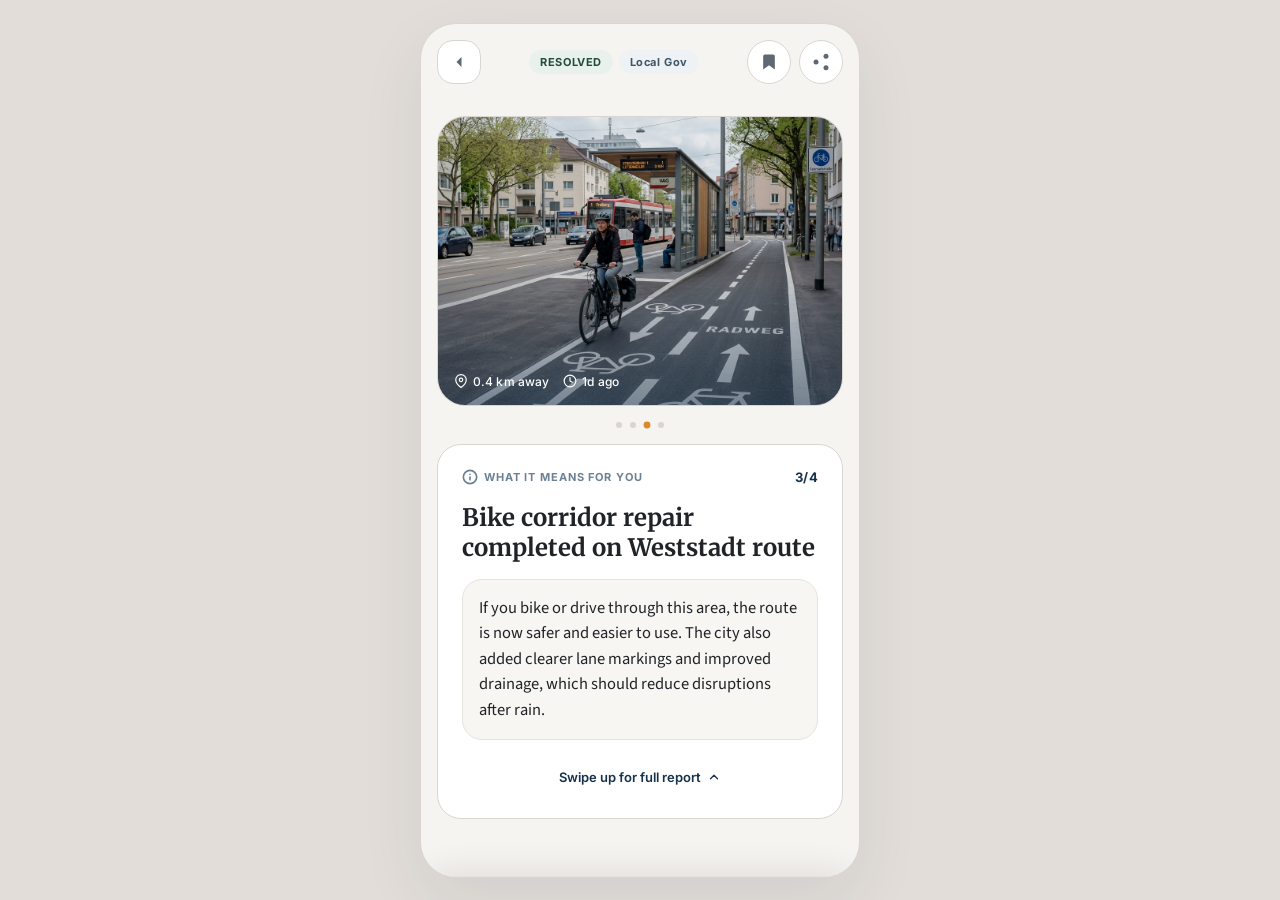
<file: versions/version 0.1/index.html>
<!DOCTYPE html>
<html lang="en">
<head>
  <meta charset="UTF-8">
  <meta name="viewport" content="width=device-width, initial-scale=1.0, maximum-scale=1.0, user-scalable=no">
  <title>Stimme Loops — Regional Micro-News Prototype</title>
  
  <!-- SEO Meta Tags -->
  <meta name="description" content="Stimme Loops is a premium regional micro-news format for stimme.de translating local journalism into a calm, mobile-first broadsheet sequence.">
  <meta name="theme-color" content="#16324A">
  
  <!-- Fonts -->
  <link rel="preconnect" href="https://fonts.googleapis.com">
  <link rel="preconnect" href="https://fonts.gstatic.com" crossorigin>
  <link href="https://fonts.googleapis.com/css2?family=Inter:wght@400;500;600;700&family=Merriweather:ital,wght@0,400;0,700;1,400&family=Source+Sans+3:ital,wght@0,400;0,500;0,600;0,700;1,400&display=swap" rel="stylesheet">
  
  <!-- CSS Stylesheet -->
  <link rel="stylesheet" href="src/app/globals.css">
</head>
<body>

  <!-- Mobile App Shell -->
  <div id="app" class="app-shell" role="document" aria-label="Stimme Loops Mobile App Shell">
    <!-- Mounted by Page JS -->
  </div>

  <!-- Bootstrapping Script -->
  <script type="module">
    import { renderApp } from './src/app/page.js';
    
    // Mount to the app div
    const appContainer = document.getElementById('app');
    renderApp(appContainer);
  </script>
</body>
</html>
</file>
<file: versions/version 0.1/src/app/globals.css>
/* Google Fonts Imports */
@import url('https://fonts.googleapis.com/css2?family=Inter:wght@400;500;600;700&family=Merriweather:ital,wght@0,400;0,700;1,400&family=Source+Sans+3:ital,wght@0,400;0,500;0,600;0,700;1,400&display=swap');

/* CSS Variables from Design Tokens */
:root {
  --bg-base: #F6F4F1;
  --bg-surface: #FFFFFF;
  --bg-subtle: #F8F6F3;
  --border-soft: #D9D6D1;
  --border-subtle: #E7E3DE;
  --text-primary: #202327;
  --text-secondary: #5F6873;
  --brand-navy: #16324A;
  --brand-steel: #6C8194;
  --accent-orange: #D98A2B;
  --accent-red: #B64034;
  --pill-resolved-bg: #E9F1ED;
  --pill-resolved-text: #214E37;
  --pill-category-bg: #EEF2F5;
  --pill-category-text: #3F5568;

  --font-editorial: 'Merriweather', Georgia, serif;
  --font-body: 'Source Sans 3', system-ui, sans-serif;
  --font-ui: 'Inter', system-ui, sans-serif;

  --padding-x: 16px;
  --major-section: 24px;
  --internal-spacing: 16px;
  --metadata-gap: 8px;
  --rhythm: 4px;

  --radius-button: 16px;
  --radius-pill: 999px;
  --radius-hero-card: 28px;
  --radius-main-card: 24px;
  --radius-inner-panel: 20px;

  --transition-fast: 150ms cubic-bezier(0.4, 0, 0.2, 1);
  --transition-normal: 250ms cubic-bezier(0.4, 0, 0.2, 1);
}

/* Reset and Base Styles */
* {
  box-sizing: border-box;
  margin: 0;
  padding: 0;
  -webkit-tap-highlight-color: transparent;
}

body {
  font-family: var(--font-body);
  background-color: #E2DDD8; /* Softer editorial backdrop for desktop */
  color: var(--text-primary);
  display: flex;
  justify-content: center;
  align-items: center;
  min-height: 100vh;
  margin: 0;
  padding: 0;
  overflow: hidden; /* Avoid double scrolling; let app-shell manage scrolling */
}

/* Focus outlines for accessibility */
button:focus-visible,
a:focus-visible,
[role="button"]:focus-visible {
  outline: 2px solid var(--accent-orange);
  outline-offset: 2px;
}

button:focus:not(:focus-visible),
a:focus:not(:focus-visible),
[role="button"]:focus:not(:focus-visible) {
  outline: none;
}

/* Prototype Container / App Shell Preview */
.app-shell {
  width: 100%;
  max-width: 440px; /* Centered mobile viewport */
  height: 95vh;
  max-height: 880px; /* Proportional phone layout height */
  background-color: var(--bg-base);
  border: 1px solid var(--border-soft);
  border-radius: 36px; /* Subtle premium phone outline rounding */
  box-shadow: 0 24px 64px rgba(22, 50, 74, 0.08); /* Sophisticated tinted brand shadow */
  position: relative;
  display: flex;
  flex-direction: column;
  overflow: hidden;
  padding-bottom: 16px; /* Safe area space */
}

/* Fullscreen layout for actual mobile screens */
@media (max-width: 480px) {
  body {
    background-color: var(--bg-base);
    padding: 0;
    height: 100vh;
  }

  .app-shell {
    max-width: 100%;
    height: 100vh;
    max-height: 100vh;
    border-radius: 0;
    border: none;
    box-shadow: none;
    padding-bottom: env(safe-area-inset-bottom, 16px);
  }
}


/* Sub-containers & layout */
.app-content {
  flex: 1;
  display: flex;
  flex-direction: column;
  padding: 16px var(--padding-x) 24px var(--padding-x);
  overflow-y: auto;
  scrollbar-width: none; /* Hide default scrollbars for clean presentation */
}

.app-content::-webkit-scrollbar {
  display: none;
}

/* Horizontal scroll container with snapping */
.loop-scroll-container {
  display: flex;
  overflow-x: auto;
  scroll-snap-type: x mandatory;
  scroll-behavior: smooth;
  scrollbar-width: none;
  width: 100%;
  height: 100%;
}

.loop-scroll-container::-webkit-scrollbar {
  display: none;
}

.loop-slide {
  width: 100%;
  flex-shrink: 0;
  scroll-snap-align: start;
  scroll-snap-stop: always;
  display: flex;
  flex-direction: column;
  gap: 12px;
}



/* Slide animation classes */
.slide-bounce-left {
  animation: bounceLeft 0.5s cubic-bezier(0.25, 1, 0.5, 1);
}

.slide-bounce-right {
  animation: bounceRight 0.5s cubic-bezier(0.25, 1, 0.5, 1);
}

@keyframes bounceLeft {
  0%, 100% { transform: translateX(0); }
  30% { transform: translateX(-24px); }
  60% { transform: translateX(6px); }
}

@keyframes bounceRight {
  0%, 100% { transform: translateX(0); }
  30% { transform: translateX(24px); }
  60% { transform: translateX(-6px); }
}

/* UI Card Styles */
.ui-card {
  background-color: var(--bg-surface);
  border: 1px solid var(--border-soft);
  border-radius: var(--radius-main-card);
  padding: var(--internal-spacing);
  transition: border-color var(--transition-fast), transform var(--transition-fast);
}

/* UI Icon Button Styles */
.ui-icon-button {
  width: 44px;
  height: 44px;
  display: inline-flex;
  justify-content: center;
  align-items: center;
  border-radius: var(--radius-button);
  background-color: var(--bg-surface);
  border: 1px solid var(--border-soft);
  color: var(--text-secondary);
  cursor: pointer;
  transition: all var(--transition-fast);
  padding: 0;
}

.ui-icon-button svg {
  width: 20px;
  height: 20px;
  fill: currentColor;
  stroke: currentColor;
  stroke-width: 0;
  transition: transform var(--transition-fast);
}

.ui-icon-button:hover {
  background-color: var(--bg-subtle);
  color: var(--brand-navy);
  border-color: var(--brand-steel);
}

.ui-icon-button:active {
  transform: scale(0.95);
}

.ui-icon-button.is-active {
  color: var(--accent-orange);
  border-color: var(--accent-orange);
  background-color: #FFF9F2; /* Soft orange tinted background */
}

/* Loops Top Bar Styles */
.loops-top-bar {
  display: flex;
  align-items: center;
  justify-content: space-between;
  padding: 16px var(--padding-x);
  background-color: transparent;
  gap: var(--internal-spacing);
  flex-shrink: 0;
}

.loops-top-bar-pills {
  display: flex;
  gap: 6px;
  align-items: center;
  justify-content: center;
  flex: 1;
}

.loops-top-bar-actions {
  display: flex;
  gap: 8px;
  align-items: center;
}

.btn-circular {
  border-radius: var(--radius-pill);
}

/* Status Pill Styles */
.status-pill {
  font-family: var(--font-ui);
  font-size: 11px;
  font-weight: 700;
  letter-spacing: 0.05em;
  padding: 5px 11px;
  border-radius: var(--radius-pill);
  display: inline-flex;
  align-items: center;
  justify-content: center;
  white-space: nowrap;
}

.pill-resolved {
  background-color: var(--pill-resolved-bg);
  color: var(--pill-resolved-text);
  text-transform: uppercase;
}

.pill-category {
  background-color: var(--pill-category-bg);
  color: var(--pill-category-text);
  text-transform: none; /* Keep "Local Gov" as is */
}

/* Hero Story Card Styles */
.hero-story-card-wrapper {
  display: flex;
  align-items: center;
  justify-content: center;
  position: relative;
  width: 100%;
  overflow: visible;
  gap: 12px;
}

.hero-story-card {
  flex: 1;
  height: 290px;
  position: relative;
  border-radius: var(--radius-hero-card);
  overflow: hidden;
  border: 1px solid var(--border-soft);
  background-color: var(--bg-surface);
  cursor: pointer;
  transition: transform var(--transition-fast), border-color var(--transition-fast), box-shadow var(--transition-fast);
}

.hero-story-card:hover {
  border-color: var(--brand-steel);
}

.hero-story-card:active {
  transform: scale(0.995);
}

.hero-card-image {
  width: 100%;
  height: 100%;
  object-fit: cover;
  filter: brightness(0.92) contrast(1.02);
  display: block;
  transition: transform 0.4s ease;
}

.hero-story-card:hover .hero-card-image {
  transform: scale(1.02);
}

.hero-card-overlay {
  position: absolute;
  left: 0;
  right: 0;
  bottom: 0;
  height: 45%;
  background: linear-gradient(to top, rgba(22, 50, 74, 0.45) 0%, rgba(22, 50, 74, 0) 100%);
  pointer-events: none;
}

.hero-card-metadata {
  position: absolute;
  left: var(--internal-spacing);
  bottom: var(--internal-spacing);
  display: flex;
  align-items: center;
  gap: 14px;
  color: #FFFFFF;
  pointer-events: none;
}

.meta-item {
  display: inline-flex;
  align-items: center;
  gap: 5px;
  font-family: var(--font-ui);
  font-size: 12px;
  font-weight: 500;
  letter-spacing: 0.01em;
}

.meta-icon {
  width: 14px;
  height: 14px;
  stroke: currentColor;
  stroke-width: 2px;
  fill: none;
}

/* Peek Cards (Horizontal cues) */
.peek-card {
  width: 8px;
  height: 260px;
  border-radius: var(--radius-main-card);
  background-color: var(--bg-surface);
  border: 1px solid var(--border-soft);
  opacity: 0.35;
  flex-shrink: 0;
  transition: opacity var(--transition-fast), transform var(--transition-fast);
  cursor: pointer;
}

.peek-card:hover {
  opacity: 0.6;
}

.left-peek {
  transform: translateX(-4px);
}

.right-peek {
  transform: translateX(4px);
}

/* Pagination Dots Styles */
.loops-pagination-dots {
  display: flex;
  justify-content: center;
  align-items: center;
  gap: 8px;
  margin: 4px 0;
  flex-shrink: 0;
}

.pagination-dot {
  width: 6px;
  height: 6px;
  border-radius: 50%;
  background-color: var(--border-soft);
  border: none;
  padding: 0;
  cursor: pointer;
  outline: none;
  transition: background-color var(--transition-fast), transform var(--transition-fast);
}

.pagination-dot.is-active {
  background-color: var(--accent-orange);
  transform: scale(1.15);
}

/* Explainer Card & Inset Impact Panel Styles */
.loops-explainer-card {
  border-radius: var(--radius-main-card);
  padding: 24px;
  background-color: var(--bg-surface);
  border: 1px solid var(--border-soft);
  box-shadow: none;
  width: 100%;
}

.explainer-card-content {
  display: flex;
  flex-direction: column;
  gap: 16px;
}

.explainer-header-row {
  display: flex;
  align-items: center;
  justify-content: space-between;
  width: 100%;
}

.explainer-header-left {
  display: flex;
  align-items: center;
  gap: 6px;
}

.explainer-header-icon {
  width: 16px;
  height: 16px;
  stroke: var(--brand-steel);
  fill: none;
}

.explainer-header-title {
  font-family: var(--font-ui);
  font-size: 11px;
  font-weight: 700;
  letter-spacing: 0.08em;
  text-transform: uppercase;
  color: var(--brand-steel);
}

.explainer-header-right {
  font-family: var(--font-ui);
  font-size: 13px;
  font-weight: 700;
  color: var(--brand-navy);
  letter-spacing: 0.02em;
}

.explainer-headline {
  font-family: var(--font-editorial);
  font-size: 24px;
  font-weight: 700;
  line-height: 1.25;
  color: var(--text-primary);
  margin: 2px 0 0px 0;
}

.inset-impact-panel {
  background-color: var(--bg-subtle);
  border-radius: var(--radius-inner-panel);
  padding: var(--internal-spacing);
  border: 1px solid var(--border-subtle);
}

.impact-text {
  font-family: var(--font-body);
  font-size: 16.5px;
  font-weight: 400;
  line-height: 1.55;
  color: var(--text-primary);
}

/* Full Report Cue Styles */
.full-report-cue {
  display: flex;
  align-items: center;
  justify-content: center;
  gap: 6px;
  font-family: var(--font-ui);
  font-size: 13px;
  font-weight: 600;
  color: var(--brand-navy);
  text-decoration: none;
  margin-top: 4px;
  padding: 8px 12px;
  border-radius: var(--radius-button);
  transition: all var(--transition-fast);
  cursor: pointer;
  border: 1px dashed transparent;
}

.full-report-cue:hover {
  color: var(--accent-orange);
  background-color: var(--bg-subtle);
}

.full-report-cue svg {
  width: 14px;
  height: 14px;
  stroke: currentColor;
  stroke-width: 2.2px;
  fill: none;
  transition: transform var(--transition-fast);
}

.full-report-cue:hover svg {
  transform: translateY(2px);
}

/* App Toast Styles */
.app-toast {
  position: absolute;
  bottom: 24px;
  left: 50%;
  transform: translate(-50%, 12px);
  background-color: var(--brand-navy);
  color: #FFFFFF;
  padding: 10px 16px;
  border-radius: var(--radius-button);
  font-family: var(--font-ui);
  font-size: 12px;
  font-weight: 600;
  box-shadow: 0 8px 24px rgba(0, 0, 0, 0.15);
  opacity: 0;
  pointer-events: none;
  transition: opacity var(--transition-fast), transform var(--transition-fast);
  z-index: 100;
  white-space: nowrap;
}

.app-toast.is-visible {
  opacity: 1;
  transform: translate(-50%, 0);
}

/* Article bottom drawer Styles */
.article-drawer {
  position: absolute;
  left: 0;
  right: 0;
  bottom: 0;
  height: 93%;
  background-color: var(--bg-base);
  border-top: 1px solid var(--border-soft);
  border-top-left-radius: var(--radius-hero-card);
  border-top-right-radius: var(--radius-hero-card);
  z-index: 200;
  transform: translateY(100%);
  transition: transform 380ms cubic-bezier(0.32, 0.94, 0.6, 1);
  display: flex;
  flex-direction: column;
  box-shadow: 0 -8px 32px rgba(0, 0, 0, 0.08);
}

.article-drawer.is-open {
  transform: translateY(0);
}

.drawer-header {
  display: flex;
  align-items: center;
  justify-content: space-between;
  padding: 12px var(--padding-x) 8px var(--padding-x);
  position: relative;
  flex-shrink: 0;
}

.drawer-drag-handle {
  width: 36px;
  height: 5px;
  background-color: var(--border-soft);
  border-radius: 99px;
  position: absolute;
  left: 50%;
  transform: translateX(-50%);
  top: 10px;
}

.btn-drawer-close {
  width: 32px;
  height: 32px;
  border-radius: 50%;
  border: 1px solid var(--border-soft);
  background-color: var(--bg-surface);
  display: flex;
  align-items: center;
  justify-content: center;
  color: var(--text-secondary);
  cursor: pointer;
  margin-left: auto;
  margin-top: 4px;
  transition: all var(--transition-fast);
  padding: 0;
}

.btn-drawer-close svg {
  width: 14px;
  height: 14px;
  stroke: currentColor;
}

.btn-drawer-close:hover {
  background-color: var(--bg-subtle);
  color: var(--brand-navy);
}

.drawer-content {
  flex: 1;
  overflow-y: auto;
  padding: 8px var(--padding-x) 40px var(--padding-x);
  display: flex;
  flex-direction: column;
  gap: 16px;
  scrollbar-width: none;
}

.drawer-content::-webkit-scrollbar {
  display: none;
}

.drawer-meta {
  display: flex;
  align-items: center;
  gap: 6px;
  font-family: var(--font-ui);
  font-size: 11px;
  font-weight: 700;
  letter-spacing: 0.05em;
  color: var(--brand-steel);
}

.drawer-category {
  color: var(--brand-navy);
}

.drawer-divider {
  opacity: 0.5;
}

.drawer-time {
  font-weight: 500;
}

.drawer-title {
  font-family: var(--font-editorial);
  font-size: 26px;
  font-weight: 700;
  line-height: 1.2;
  color: var(--text-primary);
}

.drawer-lead {
  font-family: var(--font-body);
  font-size: 18px;
  font-weight: 500;
  line-height: 1.45;
  color: var(--text-primary);
}

.drawer-image {
  width: 100%;
  height: 180px;
  object-fit: cover;
  border-radius: var(--radius-inner-panel);
  border: 1px solid var(--border-soft);
}

.drawer-body {
  font-family: var(--font-body);
  font-size: 16px;
  line-height: 1.6;
  color: var(--text-primary);
}

.drawer-quote-panel {
  border-left: 3px solid var(--accent-orange);
  padding-left: var(--internal-spacing);
  margin: 8px 0;
}

.quote-symbol {
  font-family: var(--font-editorial);
  font-size: 32px;
  font-weight: 700;
  line-height: 0;
  color: var(--accent-orange);
  display: block;
  margin-bottom: 6px;
  height: 10px;
}

.quote-text {
  font-family: var(--font-body);
  font-size: 16.5px;
  font-style: italic;
  line-height: 1.5;
  color: var(--brand-navy);
}

/* Premium Editorial Text Highlights */
mark.editorial-highlight {
  background: linear-gradient(120deg, rgba(217, 138, 43, 0.15) 0%, rgba(217, 138, 43, 0.08) 100%);
  background-color: transparent;
  color: var(--brand-navy);
  padding: 0.1em 0.3em;
  margin: 0 -0.1em;
  border-radius: 4px;
  font-weight: 500;
  border-bottom: 1.5px solid rgba(217, 138, 43, 0.3);
}

/* Custom DO NEXT Card Styling */
.do-next-card {
  border: 1px solid var(--border-soft);
}

.do-next-arrow-circle {
  width: 32px;
  height: 32px;
  border-radius: 50%;
  background-color: #FFF3E0;
  color: var(--accent-orange);
  display: inline-flex;
  align-items: center;
  justify-content: center;
}

.do-next-arrow-circle svg {
  width: 16px;
  height: 16px;
}

.btn-take-action {
  width: 100%;
  background-color: var(--accent-orange);
  color: #FFFFFF;
  border: none;
  border-radius: 20px;
  padding: 16px 24px;
  font-family: var(--font-ui);
  font-size: 16px;
  font-weight: 700;
  display: flex;
  align-items: center;
  justify-content: center;
  gap: 8px;
  cursor: pointer;
  box-shadow: 0 4px 12px rgba(217, 138, 43, 0.25);
  transition: all var(--transition-fast);
}

.btn-take-action:hover {
  background-color: #C7781F;
  box-shadow: 0 6px 16px rgba(217, 138, 43, 0.35);
  transform: translateY(-1px);
}

.btn-take-action:active {
  transform: translateY(1px);
}

.btn-take-action svg {
  width: 18px;
  height: 18px;
  transition: transform var(--transition-fast);
}

.btn-take-action:hover svg {
  transform: translateX(4px);
}

/* Screenshake Animation */
.shake-screen {
  animation: shake 0.4s cubic-bezier(.36,.07,.19,.97) both;
}

@keyframes shake {
  10%, 90% { transform: translate3d(-1px, 0, 0); }
  20%, 80% { transform: translate3d(2px, 0, 0); }
  30%, 50%, 70% { transform: translate3d(-4px, 0, 0); }
  40%, 60% { transform: translate3d(4px, 0, 0); }
}

/* Fire Particle Explosion */
.explosion-container {
  overflow: hidden;
}

.fire-particle {
  position: absolute;
  border-radius: 50%;
  pointer-events: none;
  animation: particleExplosion 0.8s cubic-bezier(0.1, 0.8, 0.3, 1) forwards;
}

@keyframes particleExplosion {
  0% {
    transform: translate3d(0, 0, 0) scale(1.2);
    background-color: #FFEB3B;
    opacity: 1;
    box-shadow: 0 0 12px #FF5722;
  }
  50% {
    background-color: var(--color);
    box-shadow: 0 0 8px var(--color);
  }
  100% {
    transform: translate3d(var(--dx), var(--dy), 0) scale(0);
    opacity: 0;
  }
}

/* Action Modal (Comment Menu & Map) */
.action-modal {
  position: absolute;
  left: 0;
  right: 0;
  top: 0;
  bottom: 0;
  z-index: 250;
  display: flex;
  flex-direction: column;
  justify-content: flex-end;
  visibility: hidden;
  opacity: 0;
  transition: opacity 300ms ease, visibility 300ms ease;
}

.action-modal.is-visible {
  visibility: visible;
  opacity: 1;
}

.modal-backdrop {
  position: absolute;
  left: 0;
  right: 0;
  top: 0;
  bottom: 0;
  background-color: rgba(22, 50, 74, 0.4);
  backdrop-filter: blur(4px);
  cursor: pointer;
}

.modal-wrapper {
  position: relative;
  background-color: var(--bg-base);
  border-top-left-radius: var(--radius-hero-card);
  border-top-right-radius: var(--radius-hero-card);
  border-top: 1px solid var(--border-soft);
  max-height: 85%;
  display: flex;
  flex-direction: column;
  transform: translateY(100%);
  transition: transform 350ms cubic-bezier(0.32, 0.94, 0.6, 1);
  z-index: 2;
  box-shadow: 0 -12px 36px rgba(22, 50, 74, 0.12);
}

.action-modal.is-visible .modal-wrapper {
  transform: translateY(0);
}

.modal-header {
  display: flex;
  align-items: center;
  justify-content: space-between;
  padding: 20px 20px 12px 20px;
  border-bottom: 1px solid var(--border-soft);
}

.modal-title {
  font-family: var(--font-editorial);
  font-size: 20px;
  font-weight: 700;
  color: var(--brand-navy);
}

.btn-modal-close {
  width: 32px;
  height: 32px;
  border-radius: 50%;
  border: 1px solid var(--border-soft);
  background-color: var(--bg-surface);
  color: var(--text-secondary);
  cursor: pointer;
  display: flex;
  align-items: center;
  justify-content: center;
  transition: all var(--transition-fast);
}

.btn-modal-close svg {
  width: 14px;
  height: 14px;
  stroke: currentColor;
}

.btn-modal-close:hover {
  background-color: var(--bg-subtle);
  color: var(--brand-navy);
}

.modal-body {
  padding: 16px 20px 32px 20px;
  overflow-y: auto;
  scrollbar-width: none;
}

.modal-body::-webkit-scrollbar {
  display: none;
}

.modal-lead-text {
  font-family: var(--font-body);
  font-size: 15px;
  line-height: 1.45;
  color: var(--text-secondary);
  margin-bottom: 16px;
}

/* Map Styling */
.map-container {
  position: relative;
  width: 100%;
  margin-bottom: 20px;
  border-radius: 16px;
  overflow: hidden;
  box-shadow: 0 4px 12px rgba(0, 0, 0, 0.05);
}

.dummy-map-svg {
  width: 100%;
  height: 160px;
  display: block;
}

.map-pin {
  animation: pinBounce 1.2s infinite ease-in-out alternate;
}

@keyframes pinBounce {
  0% { transform: translate3d(200px, 92px, 0); }
  100% { transform: translate3d(200px, 84px, 0); }
}

.btn-map-link {
  position: absolute;
  bottom: 12px;
  right: 12px;
  background-color: var(--bg-surface);
  color: var(--brand-navy);
  border: 1px solid var(--border-soft);
  border-radius: 12px;
  padding: 8px 12px;
  font-family: var(--font-ui);
  font-size: 11px;
  font-weight: 600;
  text-decoration: none;
  display: flex;
  align-items: center;
  gap: 6px;
  box-shadow: 0 4px 10px rgba(0,0,0,0.06);
  transition: all var(--transition-fast);
}

.btn-map-link:hover {
  color: var(--accent-orange);
  border-color: var(--accent-orange);
}

.btn-map-link svg {
  width: 12px;
  height: 12px;
}

/* Comment Form */
.modal-form {
  display: flex;
  flex-direction: column;
  gap: 12px;
}

.form-label {
  font-family: var(--font-ui);
  font-size: 12px;
  font-weight: 700;
  color: var(--brand-navy);
  text-transform: uppercase;
  letter-spacing: 0.03em;
}

.form-textarea {
  width: 100%;
  height: 100px;
  border-radius: 12px;
  border: 1px solid var(--border-soft);
  background-color: var(--bg-surface);
  padding: 12px;
  font-family: var(--font-body);
  font-size: 15px;
  color: var(--text-primary);
  resize: none;
  outline: none;
  transition: border-color var(--transition-fast);
}

.form-textarea:focus {
  border-color: var(--accent-orange);
}

.btn-submit-comment {
  background-color: var(--brand-navy);
  color: #FFFFFF;
  border: none;
  border-radius: 16px;
  padding: 14px;
  font-family: var(--font-ui);
  font-size: 14px;
  font-weight: 600;
  cursor: pointer;
  transition: background-color var(--transition-fast);
}

.btn-submit-comment:hover {
  background-color: #0F2334;
}

/* Completion Card styling */
.completion-card {
  position: relative;
  margin-top: 32px;
  margin-bottom: 220px; /* Let the user scroll past the text so the completion card is fully visible */
  background: var(--bg-surface);
  border-radius: var(--radius-main-card);
  padding: 32px 24px;
  border: 1px solid var(--border-soft);
  text-align: center;
  /* Remove overflow: hidden to allow the glow to radiate outward as a premium halo effect */
  transition: transform var(--transition-normal), box-shadow var(--transition-normal);
  transform: translateY(20px);
  opacity: 0;
}

.completion-card.is-finished {
  transform: translateY(0);
  opacity: 1;
  box-shadow: 0 16px 40px rgba(0, 0, 0, 0.06);
}

/* Glow ring placed behind the card to create a soft halo without looking cropped */
.completion-glow-ring {
  position: absolute;
  top: -8px;
  left: -8px;
  right: -8px;
  bottom: -8px;
  background: conic-gradient(
    from 180deg,
    #FF5722 0deg,
    #FFEB3B 72deg,
    #4CAF50 144deg,
    #00BCD4 216deg,
    #9C27B0 288deg,
    #FF5722 360deg
  );
  border-radius: calc(var(--radius-main-card) + 8px);
  animation: rotateGlow 8s linear infinite;
  opacity: 0;
  transition: opacity 0.5s ease;
  z-index: -1;
  filter: blur(16px);
  pointer-events: none;
}

.completion-card.is-finished .completion-glow-ring {
  opacity: 0.55;
}

.completion-card-inner {
  position: relative;
  z-index: 1;
  display: flex;
  flex-direction: column;
  align-items: center;
  gap: 12px;
}

.completion-icon-wrapper {
  width: 56px;
  height: 56px;
  border-radius: 50%;
  background: linear-gradient(135deg, #4CAF50 0%, #2E7D32 100%);
  display: flex;
  align-items: center;
  justify-content: center;
  color: #FFFFFF;
  box-shadow: 0 8px 20px rgba(76, 175, 80, 0.3);
  transform: scale(0.6);
  transition: transform 0.6s cubic-bezier(0.34, 1.56, 0.64, 1);
}

.completion-card.is-finished .completion-icon-wrapper {
  transform: scale(1);
}

.completion-check {
  width: 24px;
  height: 24px;
}

.completion-title {
  font-family: var(--font-editorial);
  font-size: 20px;
  font-weight: 700;
  color: var(--brand-navy);
}

.completion-subtitle {
  font-family: var(--font-body);
  font-size: 14.5px;
  color: var(--text-secondary);
  line-height: 1.4;
}

@keyframes rotateGlow {
  100% {
    transform: rotate(360deg);
  }
}

/* Screen height adaptability for smaller phone viewports (e.g. iPhone SE) */
@media (max-height: 740px) {
  .hero-story-card {
    height: 230px !important;
  }
  .peek-card {
    height: 200px !important;
  }
  .loops-explainer-card {
    padding: 16px !important;
  }
  .explainer-headline {
    font-size: 20px !important;
  }
  .impact-text {
    font-size: 14.5px !important;
  }
}

@media (max-height: 640px) {
  .hero-story-card {
    height: 180px !important;
  }
  .peek-card {
    height: 150px !important;
  }
  .explainer-headline {
    font-size: 18px !important;
  }
  .impact-text {
    font-size: 13.5px !important;
  }
  .inset-impact-panel {
    padding: 10px !important;
  }
}
</file>
